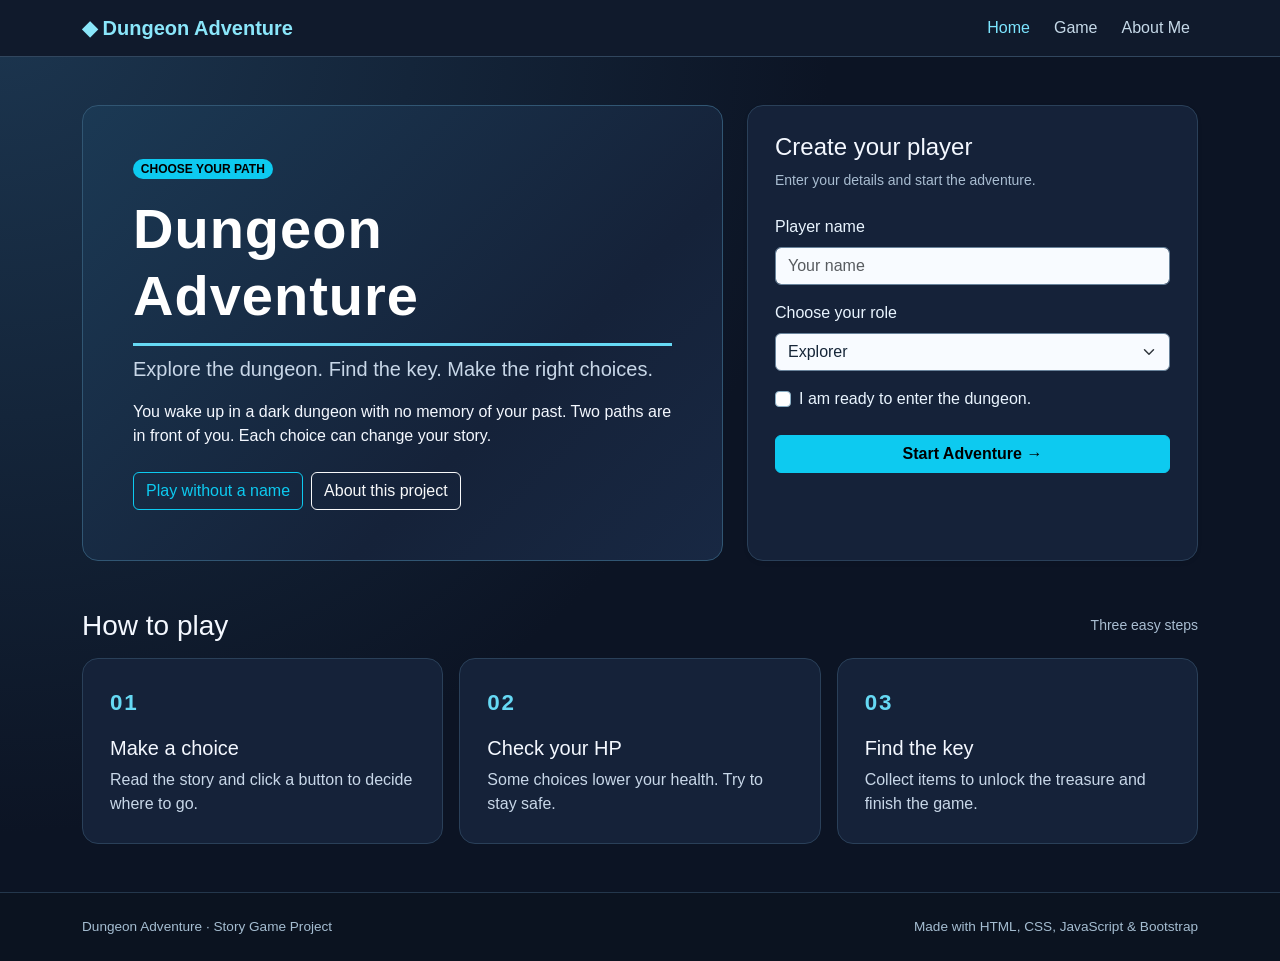
<file: index.html>
<!DOCTYPE html>
<html lang="en">
<head>
  <meta charset="UTF-8">
  <meta name="viewport" content="width=device-width, initial-scale=1.0">
  <meta name="theme-color" content="#10182b">
  <title>Home | Dungeon Adventure</title>
  <link href="https://cdn.jsdelivr.net/npm/bootstrap@5.3.8/dist/css/bootstrap.min.css" rel="stylesheet" integrity="sha384-sRIl4kxILFvY47J16cr9ZwB07vP4J8+LH7qKQnuqkuIAvNWLzeN8tE5YBujZqJLB" crossorigin="anonymous">
  <link rel="stylesheet" href="style.css">
</head>
<body>
  <nav class="navbar navbar-expand-lg navbar-dark sticky-top site-navbar">
  <div class="container">
    <a class="navbar-brand fw-bold" href="index.html">◆ Dungeon Adventure</a>
    <button class="navbar-toggler" type="button" data-bs-toggle="collapse" data-bs-target="#siteNavbar" aria-controls="siteNavbar" aria-expanded="false" aria-label="Toggle navigation">
      <span class="navbar-toggler-icon"></span>
    </button>
    <div class="collapse navbar-collapse" id="siteNavbar">
      <ul class="navbar-nav ms-auto gap-lg-2">
        <li class="nav-item"><a class="nav-link active" href="index.html" aria-current="page">Home</a></li>
        <li class="nav-item"><a class="nav-link" href="game.html">Game</a></li>
        <li class="nav-item"><a class="nav-link" href="about.html">About Me</a></li>
      </ul>
    </div>
  </div>
</nav>
  <main class="container py-4 py-md-5">
    <div class="row g-4 align-items-stretch">
      <section class="col-12 col-lg-7">
        <div class="hero-panel h-100">
          <span class="badge rounded-pill text-bg-info mb-3">CHOOSE YOUR PATH</span>
          <h1 class="heading">Dungeon Adventure</h1>
          <p class="lead text-soft mb-3">Explore the dungeon. Find the key. Make the right choices.</p>
          <p>You wake up in a dark dungeon with no memory of your past. Two paths are in front of you. Each choice can change your story.</p>
          <div class="d-flex flex-wrap gap-2 mt-4">
            <a class="btn btn-outline-info" href="game.html">Play without a name</a>
            <a class="btn btn-outline-light" href="about.html">About this project</a>
          </div>
        </div>
      </section>
      <section class="col-12 col-lg-5">
        <div class="card h-100 shadow-sm">
          <div class="card-body p-4">
            <h2 class="h4 mb-2">Create your player</h2>
            <p class="text-muted-custom small mb-4">Enter your details and start the adventure.</p>
            <!-- Bootstrap form elements -->
            <form action="game.html" method="get">
              <div class="mb-3">
                <label for="playerName" class="form-label">Player name</label>
                <input type="text" class="form-control" id="playerName" name="player" placeholder="Your name" maxlength="24" required>
              </div>
              <div class="mb-3">
                <label for="playerRole" class="form-label">Choose your role</label>
                <select class="form-select" id="playerRole" name="role">
                  <option value="Explorer" selected>Explorer</option>
                  <option value="Scout">Scout</option>
                  <option value="Guardian">Guardian</option>
                </select>
              </div>
              <div class="form-check mb-4">
                <input class="form-check-input" type="checkbox" value="yes" id="readyCheck" required>
                <label class="form-check-label" for="readyCheck">I am ready to enter the dungeon.</label>
              </div>
              <button type="submit" class="btn btn-info w-100 fw-semibold">Start Adventure →</button>
            </form>
          </div>
        </div>
      </section>
    </div>

    <section class="mt-5" aria-labelledby="how-to-play">
      <div class="d-flex justify-content-between flex-wrap gap-2 align-items-center mb-3">
        <h2 class="h3 mb-0" id="how-to-play">How to play</h2>
        <span class="small text-muted-custom">Three easy steps</span>
      </div>
      <!-- Bootstrap grid: three columns on desktop -->
      <div class="row g-3">
        <div class="col-12 col-md-4"><div class="card h-100"><div class="card-body p-4"><span class="step-number">01</span><h3 class="h5 mt-3">Make a choice</h3><p class="mb-0 text-soft">Read the story and click a button to decide where to go.</p></div></div></div>
        <div class="col-12 col-md-4"><div class="card h-100"><div class="card-body p-4"><span class="step-number">02</span><h3 class="h5 mt-3">Check your HP</h3><p class="mb-0 text-soft">Some choices lower your health. Try to stay safe.</p></div></div></div>
        <div class="col-12 col-md-4"><div class="card h-100"><div class="card-body p-4"><span class="step-number">03</span><h3 class="h5 mt-3">Find the key</h3><p class="mb-0 text-soft">Collect items to unlock the treasure and finish the game.</p></div></div></div>
      </div>
    </section>
  </main>
  <footer class="site-footer py-4 mt-auto">
    <div class="container d-flex flex-column flex-sm-row gap-2 justify-content-between align-items-center">
      <span>Dungeon Adventure · Story Game Project</span>
      <span>Made with HTML, CSS, JavaScript &amp; Bootstrap</span>
    </div>
  </footer>
  <script src="https://cdn.jsdelivr.net/npm/bootstrap@5.3.8/dist/js/bootstrap.bundle.min.js" integrity="sha384-FKyoEForCGlyvwx9Hj09JcYn3nv7wiPVlz7YYwJrWVcXK/BmnVDxM+D2scQbITxI" crossorigin="anonymous"></script>
  
</body>
</html>
</file>
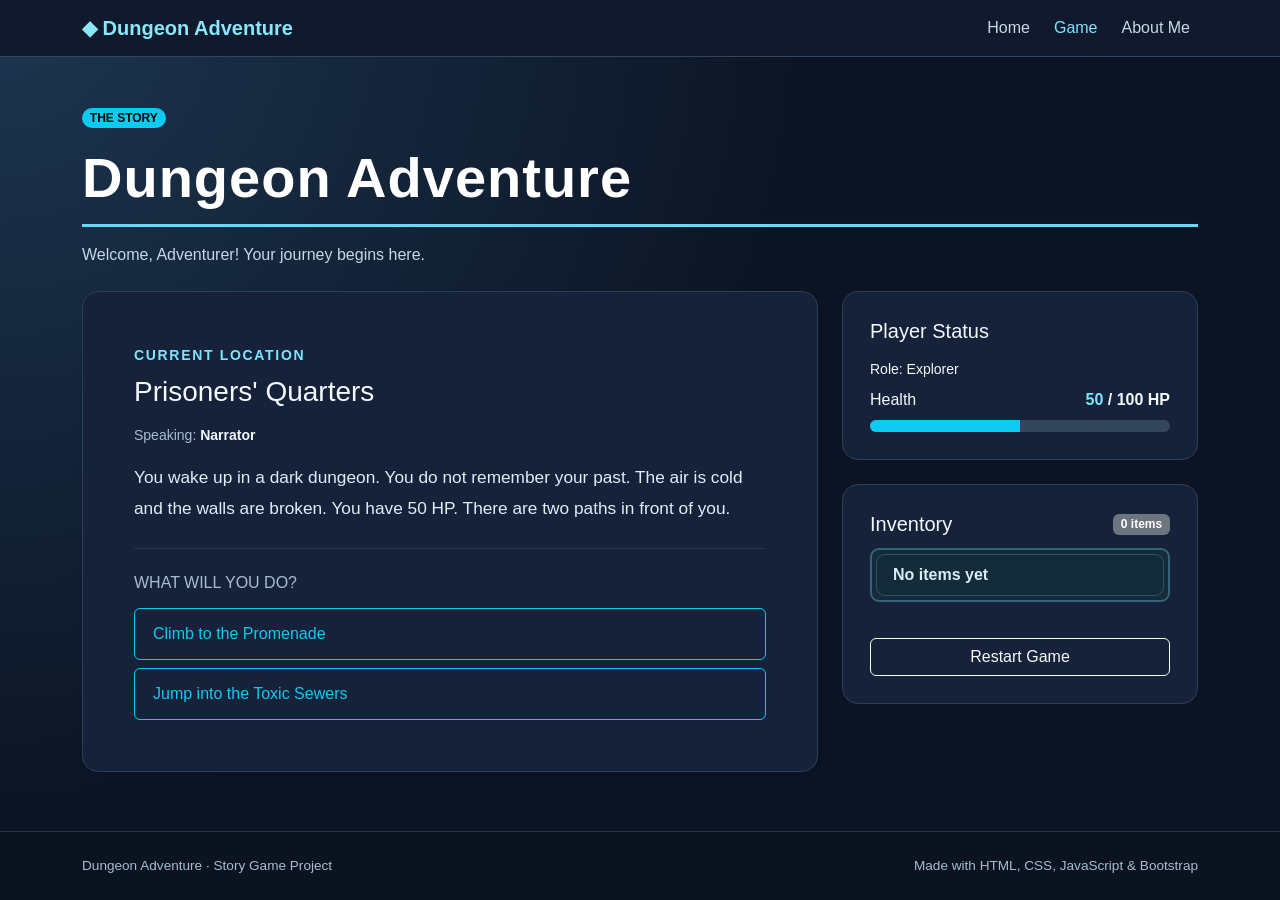
<file: game.html>
<!DOCTYPE html>
<html lang="en">
<head>
  <meta charset="UTF-8">
  <meta name="viewport" content="width=device-width, initial-scale=1.0">
  <meta name="theme-color" content="#10182b">
  <title>Play | Dungeon Adventure</title>
  <link href="https://cdn.jsdelivr.net/npm/bootstrap@5.3.8/dist/css/bootstrap.min.css" rel="stylesheet" integrity="sha384-sRIl4kxILFvY47J16cr9ZwB07vP4J8+LH7qKQnuqkuIAvNWLzeN8tE5YBujZqJLB" crossorigin="anonymous">
  <link rel="stylesheet" href="style.css">
</head>
<body>
  <nav class="navbar navbar-expand-lg navbar-dark sticky-top site-navbar">
  <div class="container">
    <a class="navbar-brand fw-bold" href="index.html">◆ Dungeon Adventure</a>
    <button class="navbar-toggler" type="button" data-bs-toggle="collapse" data-bs-target="#siteNavbar" aria-controls="siteNavbar" aria-expanded="false" aria-label="Toggle navigation">
      <span class="navbar-toggler-icon"></span>
    </button>
    <div class="collapse navbar-collapse" id="siteNavbar">
      <ul class="navbar-nav ms-auto gap-lg-2">
        <li class="nav-item"><a class="nav-link" href="index.html">Home</a></li>
        <li class="nav-item"><a class="nav-link active" href="game.html" aria-current="page">Game</a></li>
        <li class="nav-item"><a class="nav-link" href="about.html">About Me</a></li>
      </ul>
    </div>
  </div>
</nav>
  <main class="container py-4 py-md-5">
    <header class="mb-4">
      <span class="badge rounded-pill text-bg-info mb-3">THE STORY</span>
      <h1 class="heading mb-3">Dungeon Adventure</h1>
      <p class="text-soft mb-0" id="welcome-player">Your journey begins here.</p>
    </header>

    <!-- Bootstrap grid: story on left, player stats on right -->
    <div class="row g-4">
      <section class="col-12 col-lg-8">
        <div class="card h-100 shadow-sm story-card">
          <div class="card-body p-4 p-md-5">
            <span class="small text-uppercase story-kicker">Current location</span>
            <h2 id="page-title" class="h3 mt-2 mb-3">Loading story...</h2>
            <p class="small mb-3"><span class="text-muted-custom">Speaking:</span> <strong id="page-character">Narrator</strong></p>
            <p id="page-text" class="story-text">Your adventure will appear here.</p>
            <hr class="my-4">
            <h3 class="h6 text-uppercase text-muted-custom mb-3">What will you do?</h3>
            <div id="choices" class="d-grid gap-2" aria-label="Story choices"></div>
            <div id="message-display" class="alert alert-info mt-4 mb-0 d-none" role="status" aria-live="polite"></div>
          </div>
        </div>
      </section>
      <aside class="col-12 col-lg-4">
        <div class="row g-4">
          <section class="col-12 col-md-6 col-lg-12">
            <div class="card h-100">
              <div class="card-body p-4">
                <h2 class="h5 mb-3">Player Status</h2>
                <p class="small mb-2" id="player-role-display">Role: Explorer</p>
                <div class="d-flex justify-content-between align-items-center mb-2">
                  <span>Health</span>
                  <span class="fw-bold"><span id="health-display">50</span> / 100 HP</span>
                </div>
                <div class="progress" role="progressbar" aria-label="Player health" aria-valuemin="0" aria-valuemax="100" aria-valuenow="50">
                  <div class="progress-bar bg-info" id="health-progress" style="width:50%"></div>
                </div>
              </div>
            </div>
          </section>
          <section class="col-12 col-md-6 col-lg-12">
            <div class="card h-100">
              <div class="card-body p-4">
                <div class="d-flex justify-content-between align-items-center mb-2">
                  <h2 class="h5 mb-0">Inventory</h2>
                  <span class="badge text-bg-secondary" id="inventory-count">0 items</span>
                </div>
                <ul class="list-group" id="inventory-display" aria-live="polite">
                  <li class="list-group-item">No items yet</li>
                </ul>
                <button class="btn btn-outline-light w-100 mt-4" type="button" onclick="restartGame()">Restart Game</button>
              </div>
            </div>
          </section>
        </div>
      </aside>
    </div>
  </main>
  <footer class="site-footer py-4 mt-auto">
    <div class="container d-flex flex-column flex-sm-row gap-2 justify-content-between align-items-center">
      <span>Dungeon Adventure · Story Game Project</span>
      <span>Made with HTML, CSS, JavaScript &amp; Bootstrap</span>
    </div>
  </footer>
  <script src="https://cdn.jsdelivr.net/npm/bootstrap@5.3.8/dist/js/bootstrap.bundle.min.js" integrity="sha384-FKyoEForCGlyvwx9Hj09JcYn3nv7wiPVlz7YYwJrWVcXK/BmnVDxM+D2scQbITxI" crossorigin="anonymous"></script>
  <script src="script.js"></script>
</body>
</html>
</file>
<file: style.css>
/* Custom colors and styling for all three pages */
:root {
    --page-bg: #0c1424;
    --panel-bg: #152239;
    --panel-border: #2a4059;
    --soft-text: #c8d7e8;
    --muted-text: #a9bdd1;
    --accent: #66d9f4;
}

body {
    min-height: 100vh;
    display: flex;
    flex-direction: column;
    font-family: Arial, Helvetica, sans-serif;
    background: radial-gradient(circle at top left, #1c3650 0, #0c1424 52%);
    color: #f4f8ff;
}

main { flex: 1; }

.site-navbar {
    background-color: #101a2c;
    border-bottom: 1px solid #31465e;
}
.site-navbar .navbar-brand { color: #8ae6fa; }
.site-navbar .nav-link { color: #c6d9e8; }
.site-navbar .nav-link:hover,
.site-navbar .nav-link.active { color: #7ce5ff; }

/* The heading class is used on Home, Game, and About Me. */
.heading {
    font-size: clamp(2rem, 5vw, 3.5rem);
    font-weight: 800;
    text-align: left;
    color: #ffffff;
    background-color: transparent;
    letter-spacing: 1px;
    padding: 0 0 13px;
    border-bottom: 3px solid #66d9f4;
}

.hero-panel {
    padding: clamp(24px, 5vw, 50px);
    border: 1px solid #315673;
    border-radius: 16px;
    background: linear-gradient(135deg, #1b3954, #152239 66%, #182843);
}
.hero-panel p { max-width: 600px; }

/* Bootstrap card styling, reused across all three pages. */
.card {
    background-color: var(--panel-bg);
    border: 1px solid var(--panel-border);
    border-radius: 16px;
    padding: 3px;
    text-align: left;
    color: #f4f8ff;
}
.card-body { min-width: 0; }

.text-soft { color: var(--soft-text); }
.text-muted-custom { color: var(--muted-text); }
.step-number {
    color: var(--accent);
    font-size: 1.4rem;
    font-weight: bold;
    letter-spacing: .08em;
}

.form-label, .form-check-label { color: #eaf5ff; }
.form-control, .form-select {
    border-color: #69839b;
    background-color: #f8fbff;
    color: #162638;
}
.form-check-input { border-color: #89aec4; }
.form-check-input:checked { background-color: #0dcaf0; border-color: #0dcaf0; }

.story-card { min-height: 440px; }
.story-kicker {
    color: #7ce5ff;
    letter-spacing: .12em;
    font-weight: bold;
}
.story-text { line-height: 1.8; font-size: 1.08rem; color: #e0edfa; }
.story-card hr { border-color: #587089; }
#choices .btn { text-align: left; padding: 13px 18px; }

/* The inventory ID keeps the original CSS assignment's custom styling. */
#inventory-display {
    background-color: #142c3a;
    color: #eaf9ff;
    font-size: 1rem;
    font-weight: 600;
    text-align: left;
    border: 2px solid #366278;
    border-radius: 9px;
    padding: 4px;
    margin: 12px 0;
}
#inventory-display .list-group-item,
.skill-list .list-group-item {
    background-color: transparent;
    color: #d9edf9;
    border-color: #365064;
}
#inventory-count { font-weight: 600; }
#health-display { font-weight: 800; color: #7ce5ff; }
.progress { height: 12px; background-color: #34465a; }

.site-footer {
    background-color: #0b1320;
    color: #a5bdd1;
    border-top: 1px solid #24374c;
    font-size: .85rem;
}

@media (max-width: 767px) {
    .story-card { min-height: 0; }
}
</file>
